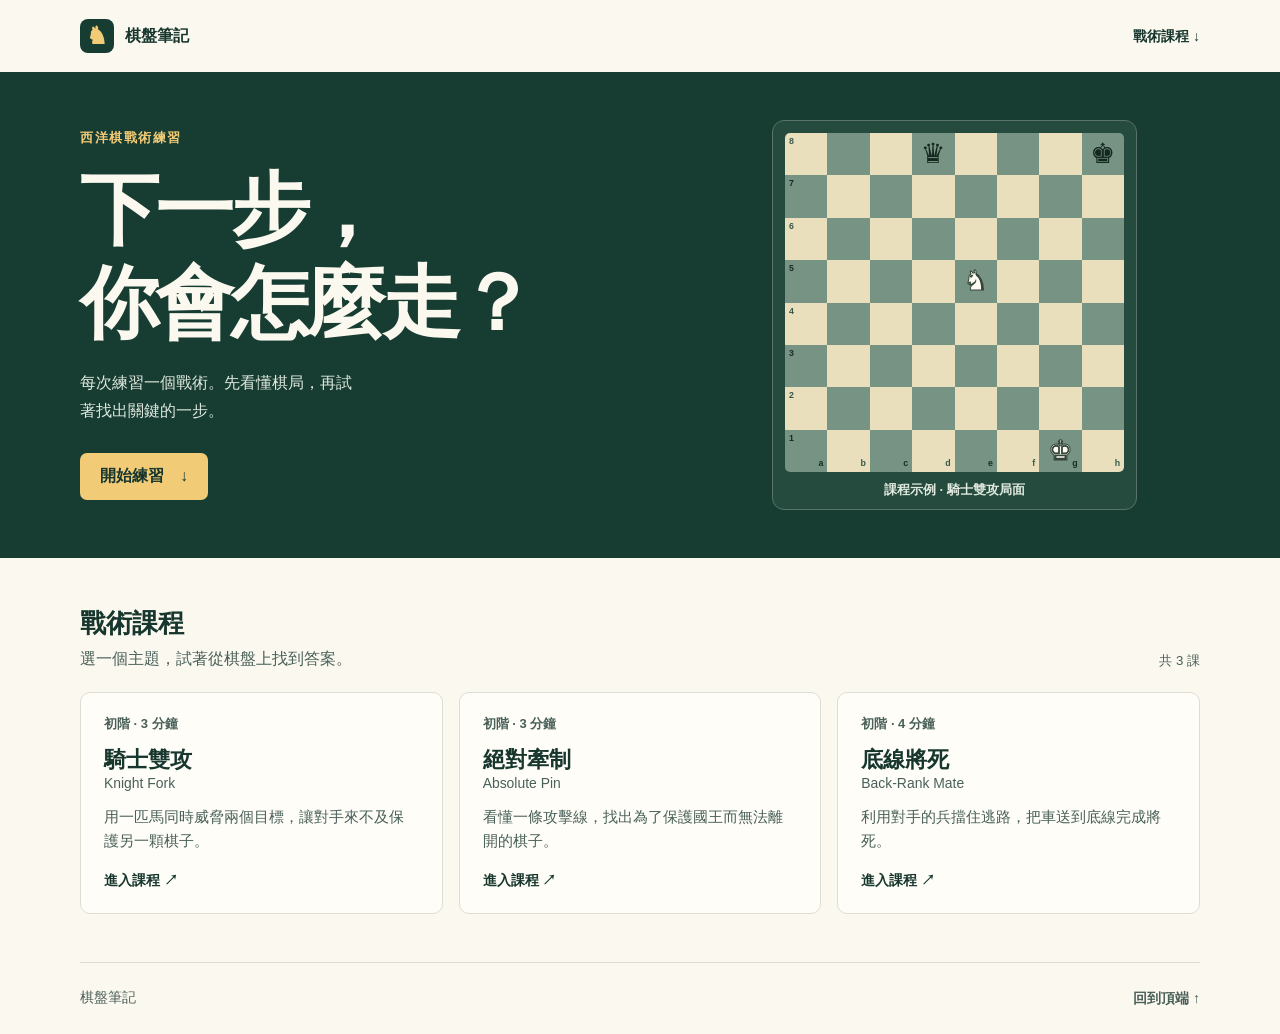
<file: docs/index.html>
<!doctype html>
<html lang="zh-Hant">
<head>
  <meta charset="utf-8">
  <meta name="viewport" content="width=device-width, initial-scale=1">
  <meta name="description" content="用互動棋盤練習騎士雙攻、絕對牽制與底線將死。">
  <title>棋盤筆記｜西洋棋戰術練習</title>
  <link rel="stylesheet" href="./assets/style.css">
  <script defer src="./assets/lessons.js"></script>
  <script defer src="./assets/app.js"></script>
</head>
<body id="top">
  <header class="topbar">
    <div class="wrap topbar-inner">
      <a class="brand" href="./index.html"><span class="brand-icon" aria-hidden="true">♞</span>棋盤筆記</a>
      <a class="top-link" href="#lessons">戰術課程 ↓</a>
    </div>
  </header>
  <main>
    <section class="hero">
      <div class="wrap hero-inner">
        <div>
          <p class="eyebrow">西洋棋戰術練習</p>
          <h1>下一步，<br>你會怎麼走？</h1>
          <p class="hero-copy">每次練習一個戰術。先看懂棋局，再試著找出關鍵的一步。</p>
          <a class="primary hero-button" href="#lessons">開始練習 <span aria-hidden="true">↓</span></a>
        </div>
        <figure class="hero-figure">
          <div id="hero-board"></div>
          <figcaption>課程示例 · 騎士雙攻局面</figcaption>
        </figure>
      </div>
    </section>
    <section class="wrap lesson-index" id="lessons" aria-labelledby="lesson-heading">
      <div class="section-head">
        <div><h2 id="lesson-heading">戰術課程</h2><p>選一個主題，試著從棋盤上找到答案。</p></div>
        <span id="lesson-count" class="lesson-count"></span>
      </div>
      <div id="lesson-list" class="card-list"></div>
      <noscript>請啟用 JavaScript 以查看課程。</noscript>
    </section>
  </main>
  <footer class="wrap footer"><span>棋盤筆記</span><a href="#top" id="back-to-top">回到頂端 ↑</a></footer>
</body>
</html>
</file>
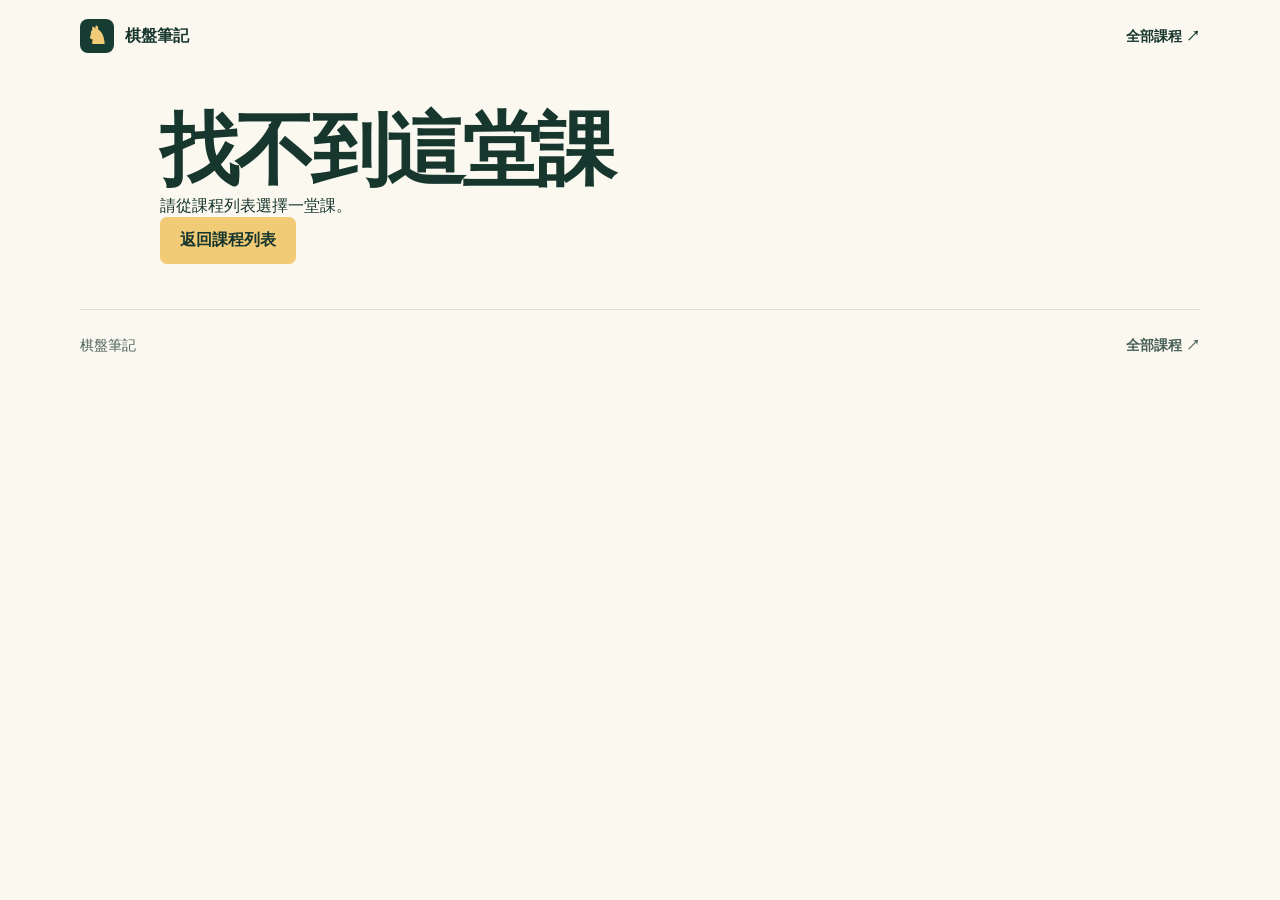
<file: docs/lesson.html>
<!doctype html>
<html lang="zh-Hant">
<head>
  <meta charset="utf-8">
  <meta name="viewport" content="width=device-width, initial-scale=1">
  <meta name="description" content="棋盤筆記的西洋棋戰術課程與練習。">
  <title>課程｜棋盤筆記</title>
  <link rel="stylesheet" href="./assets/style.css">
  <script defer src="./assets/lessons.js"></script>
  <script defer src="./assets/app.js"></script>
</head>
<body>
  <header class="topbar">
    <div class="wrap topbar-inner">
      <a class="brand" href="./index.html"><span class="brand-icon" aria-hidden="true">♞</span>棋盤筆記</a>
      <a class="top-link" href="./index.html#lessons">全部課程 ↗</a>
    </div>
  </header>
  <main class="wrap lesson-main" id="lesson-page">
    <noscript>請啟用 JavaScript 以查看課程。 <a href="./index.html">回首頁</a></noscript>
  </main>
  <footer class="wrap footer"><span>棋盤筆記</span><a href="./index.html#lessons">全部課程 ↗</a></footer>
</body>
</html>
</file>
<file: docs/assets/style.css>
:root {
  color-scheme: light;
  --paper: #fbf8ef;
  --ink: #17372e;
  --muted: #496059;
  --green: #173c32;
  --gold: #f2cb77;
  --line: #dcded2;
  --white: #fffdf8;
  font-family: "Noto Sans TC", "Microsoft JhengHei", sans-serif;
  background: var(--paper);
  color: var(--ink);
}

*, *::before, *::after { box-sizing: border-box; }
body { margin: 0; }
a { color: inherit; }
button { font: inherit; }
a:focus-visible, button:focus-visible { outline: 3px solid #ae6600; outline-offset: 4px; }
[hidden] { display: none !important; }
.wrap { width: min(1120px, calc(100% - 64px)); margin-inline: auto; }
.topbar-inner, .footer { min-height: 72px; display: flex; align-items: center; justify-content: space-between; gap: 20px; }
.brand { display: inline-flex; gap: 11px; align-items: center; font-weight: 800; text-decoration: none; }
.brand-icon { display: grid; place-items: center; width: 34px; height: 34px; background: var(--green); border-radius: 8px; color: var(--gold); font-size: 24px; }
.top-link, .back-link, .footer a { font-size: .88rem; font-weight: 700; text-decoration: none; }
.top-link:hover, .back-link:hover, .footer a:hover { text-decoration: underline; }
.hero { background: var(--green); color: var(--paper); }
.hero-inner { display: grid; grid-template-columns: 1.15fr 1fr; align-items: center; gap: 64px; padding-block: 48px; }
.eyebrow { color: #6d4b19; letter-spacing: .12em; font-weight: 800; font-size: .8rem; }
.hero .eyebrow { color: var(--gold); }
h1, h2, h3, p, figure { margin: 0; }
h1 { font-family: "Noto Serif CJK TC", "Noto Serif TC", Georgia, serif; font-size: clamp(2.5rem, 6.2vw, 5.2rem); line-height: 1.16; letter-spacing: -.045em; }
.hero h1 { margin-top: 17px; }
.hero-copy { color: #e0e9df; max-width: 32ch; margin: 20px 0 28px; line-height: 1.75; }
.primary { display: inline-flex; align-items: center; gap: 16px; padding: 13px 20px; border-radius: 7px; color: var(--ink); background: var(--gold); font-weight: 800; text-decoration: none; }
.primary:hover { background: #ffdf96; }
.hero .primary:focus-visible { outline-color: var(--white); }
.hero-figure { width: min(100%, 365px); margin-inline: auto; padding: 12px 12px 10px; border: 1px solid #587368; border-radius: 12px; background: #254b3e; }
figcaption { padding-top: 10px; text-align: center; font-size: .8rem; font-weight: 700; }
.hero-figure figcaption { color: #e0e9df; }
.board { display: grid; grid-template-columns: repeat(8, minmax(0, 1fr)); aspect-ratio: 1; overflow: hidden; border-radius: 5px; container-type: inline-size; }
.square { position: relative; display: grid; place-items: center; aspect-ratio: 1; font: 8.2cqw/1 "DejaVu Sans", "Arial Unicode MS", serif; }
.light { background: #e9dfbc; --coord: #38594a; }
.dark { background: #779383; --coord: #162d25; }
.black-piece { color: #142820; }
.white-piece { color: #fffdf1; -webkit-text-stroke: 1px #34453a; }
.marked { background: var(--gold); box-shadow: inset 0 0 0 2px #825815; }
.square::before, .square::after { position: absolute; color: var(--coord); -webkit-text-stroke: 0; font: 700 2.6cqw/1 sans-serif; }
.square[data-rank]::before { content: attr(data-rank); top: 4px; left: 4px; }
.square[data-file]::after { content: attr(data-file); bottom: 4px; right: 4px; }
.lesson-index { padding-block: 48px; }
.section-head { display: flex; align-items: end; justify-content: space-between; gap: 12px; margin-bottom: 22px; }
h2 { font-size: 1.65rem; }
.section-head p { margin-top: 8px; color: var(--muted); }
.lesson-count { white-space: nowrap; color: var(--muted); font-size: .83rem; }
.card-list { display: grid; grid-template-columns: repeat(3, minmax(0, 1fr)); gap: 16px; }
.card { display: flex; flex-direction: column; padding: 23px; min-height: 212px; border: 1px solid var(--line); border-radius: 10px; background: var(--white); text-decoration: none; }
.card:hover { border-color: #779383; box-shadow: 0 4px 14px #173c3212; }
.card-meta { color: var(--muted); font-size: .81rem; font-weight: 700; }
.card h3 { font-size: 1.38rem; margin-top: 12px; }
.english { color: var(--muted); font-size: .87rem; }
.card p { color: var(--muted); font-size: .92rem; margin: 14px 0 18px; line-height: 1.65; }
.card-action { margin-top: auto; font-size: .86rem; font-weight: 800; }
.footer { border-top: 1px solid var(--line); color: var(--muted); font-size: .87rem; }
.lesson-main { max-width: 960px; padding-block: 32px 45px; }
.lesson-header { margin-block: 26px 24px; display: grid; gap: 9px; }
.lesson-header h1 { font-size: clamp(2.2rem, 5vw, 4rem); }
.lesson-header #lesson-summary { color: var(--muted); line-height: 1.65; }
.concept { background: var(--white); padding: 23px; border: 1px solid var(--line); border-radius: 10px; }
.concept h2, .practice h2 { font-size: 1.28rem; }
.concept p { margin-top: 10px; line-height: 1.75; }
#lesson-tip { color: #634411; font-weight: 700; }
.practice { display: grid; grid-template-columns: 1fr 1.1fr; align-items: start; gap: 28px; margin-block: 25px; }
.practice-board { padding: 10px; border: 1px solid var(--line); border-radius: 10px; background: var(--white); }
.practice-copy { padding: 18px 0; }
.practice-copy p { margin-block: 11px 16px; line-height: 1.65; }
.choices { display: grid; gap: 8px; }
.choices button { text-align: left; padding: 9px 13px; min-height: 44px; border: 1px solid #a8b4a8; border-radius: 6px; background: var(--white); color: var(--ink); cursor: pointer; }
.choices button:hover, .choices [aria-pressed="true"] { background: #e3eddf; border-color: #587368; }
.feedback:not(:empty) { margin-top: 14px; padding: 12px; border-radius: 6px; background: #f9eac8; line-height: 1.65; }
.reset { color: var(--ink); background: none; border: none; text-decoration: underline; padding: 10px 0; cursor: pointer; }
.lesson-nav { display: flex; flex-wrap: wrap; justify-content: space-between; gap: 18px; border-top: 1px solid var(--line); padding-top: 18px; }
.lesson-nav a { font-weight: 700; }

@media (max-width: 760px) {
  .wrap { width: calc(100% - 36px); }
  .hero-inner { gap: 30px; padding-block: 32px; }
  .card-list { grid-template-columns: repeat(2, minmax(0, 1fr)); }
}
@media (max-width: 550px) {
  .hero-inner, .card-list, .practice { grid-template-columns: 1fr; }
  .hero-inner, .practice { gap: 18px; }
  .hero-figure { margin-inline: 0; width: min(100%, 275px); }
  .topbar-inner { min-height: 60px; }
  .card { min-height: auto; }
  .lesson-index { padding-block: 32px; }
}
</file>
